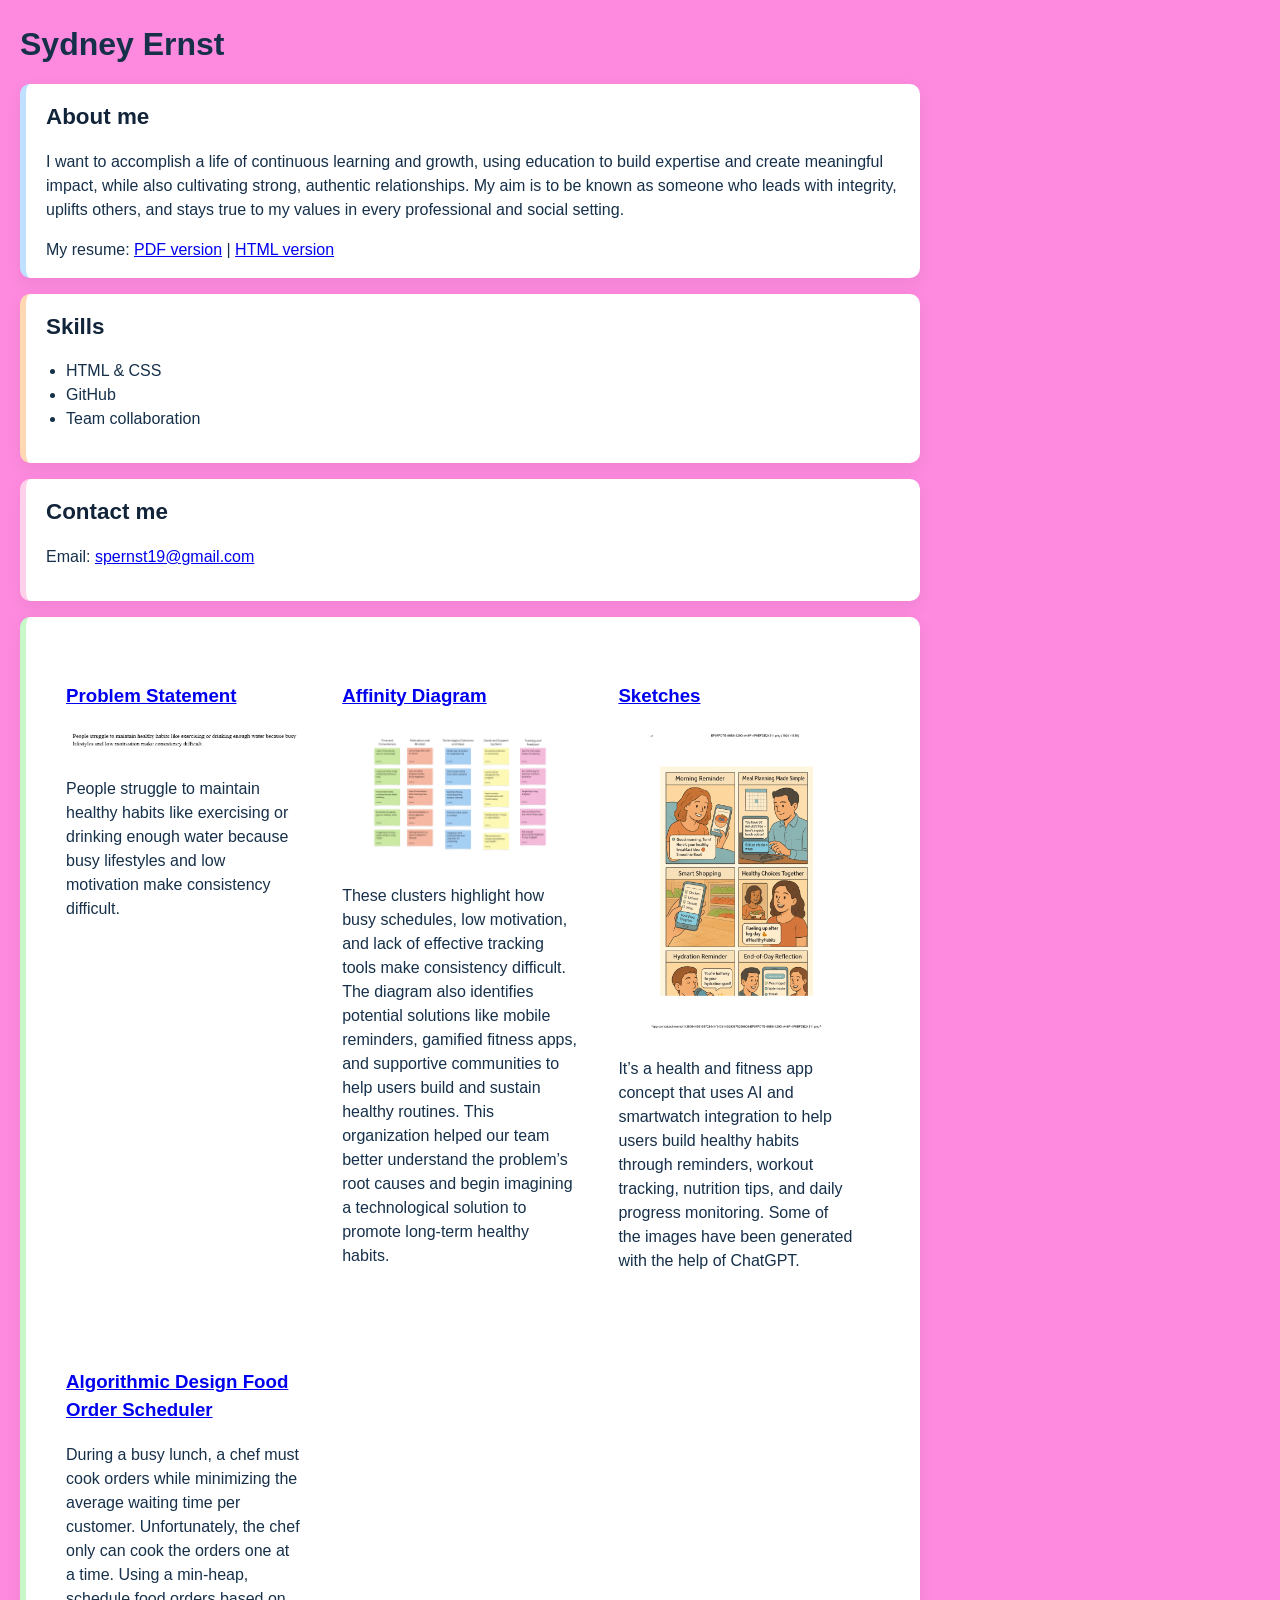
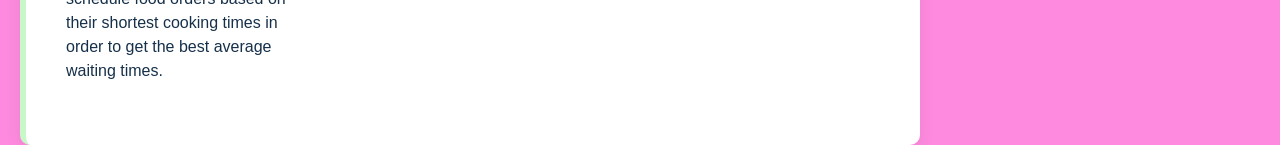
<file: index.html>
<!DOCTYPE html>
<html lang="en">
<head>
  <meta charset="utf-8">
  <title>CSCE 190: Sydney Ernst</title>
  <link rel="stylesheet" href="style.css">
</head>
<body>
  <h1>Sydney Ernst</h1>

  <div class="about">
    <h2>About me</h2>
    <p>I want to accomplish a life of continuous learning and growth, using education to build expertise and create meaningful impact, while also cultivating strong, authentic relationships. My aim is to be known as someone who leads with integrity, uplifts others, and stays true to my values in every professional and social setting.</p>
    <span>
My resume: <a href="files/SydneyErnstResumeInternship.pdf">PDF version</a>
| <a href="resume.html">HTML version</a>
</span>
  </div>

  <div class="skills">
    <h2>Skills</h2>
    <ul>
      <li>HTML &amp; CSS</li>
      <li>GitHub</li>
      <li>Team collaboration</li>
    </ul>
  </div>

  <div class="contact">
    <h2>Contact me</h2>
    <p>Email: <a href="mailto:spernst19@gmail.com">spernst19@gmail.com</a></p>
  </div>

 <div class="projects">
<section class="project">
  <a href="files/statement.pdf"><h3>Problem Statement</h3></a>
  <a href="files/statement.pdf"><img src="images/problem.png"></a>
  <p>People struggle to maintain healthy habits like exercising or drinking enough water because busy lifestyles and low motivation make consistency difficult.</p>
</section>

<!--Affinity Diagram Assignment -->
<section class="project">
<a href="files/diagram.pdf"><h3>Affinity Diagram</h3></a>
<a href="files/diagram.pdf"><img src="images/diagram.png"></a>
<p>
These clusters highlight how busy schedules, low motivation, and lack of effective tracking tools make consistency difficult. The diagram also identifies potential solutions like mobile reminders, gamified fitness apps, and supportive communities to help users build and sustain healthy routines. This organization helped our team better understand the problem’s root causes and begin imagining a technological solution to promote long-term healthy habits.
</p>
</section>

<!--Sketches Assignment-->
<section class="project">
<a href="files/sketches.pdf"><h3>Sketches</h3></a>
<a href="files/sketches.pdf"><img src="images/sketches.png"></a>
<p>
It’s a health and fitness app concept that uses AI and smartwatch integration to help users build healthy habits through reminders, workout tracking, nutrition tips, and daily progress monitoring. Some of the images have been generated with the help of ChatGPT.
</p>
</section>

<section class="project">
<a href="https://github.com/spernst19/food_order_scheduler">
<h3>Algorithmic Design Food Order Scheduler</h3>
</a>
<p>During a busy lunch, a chef must cook orders while minimizing the average waiting time per customer. Unfortunately, the chef only can cook the orders one at a time. Using a min-heap, schedule food orders based on their shortest cooking times in order to get the best average waiting times.</p>
</section>

</div>


</body>
</html>
</file>
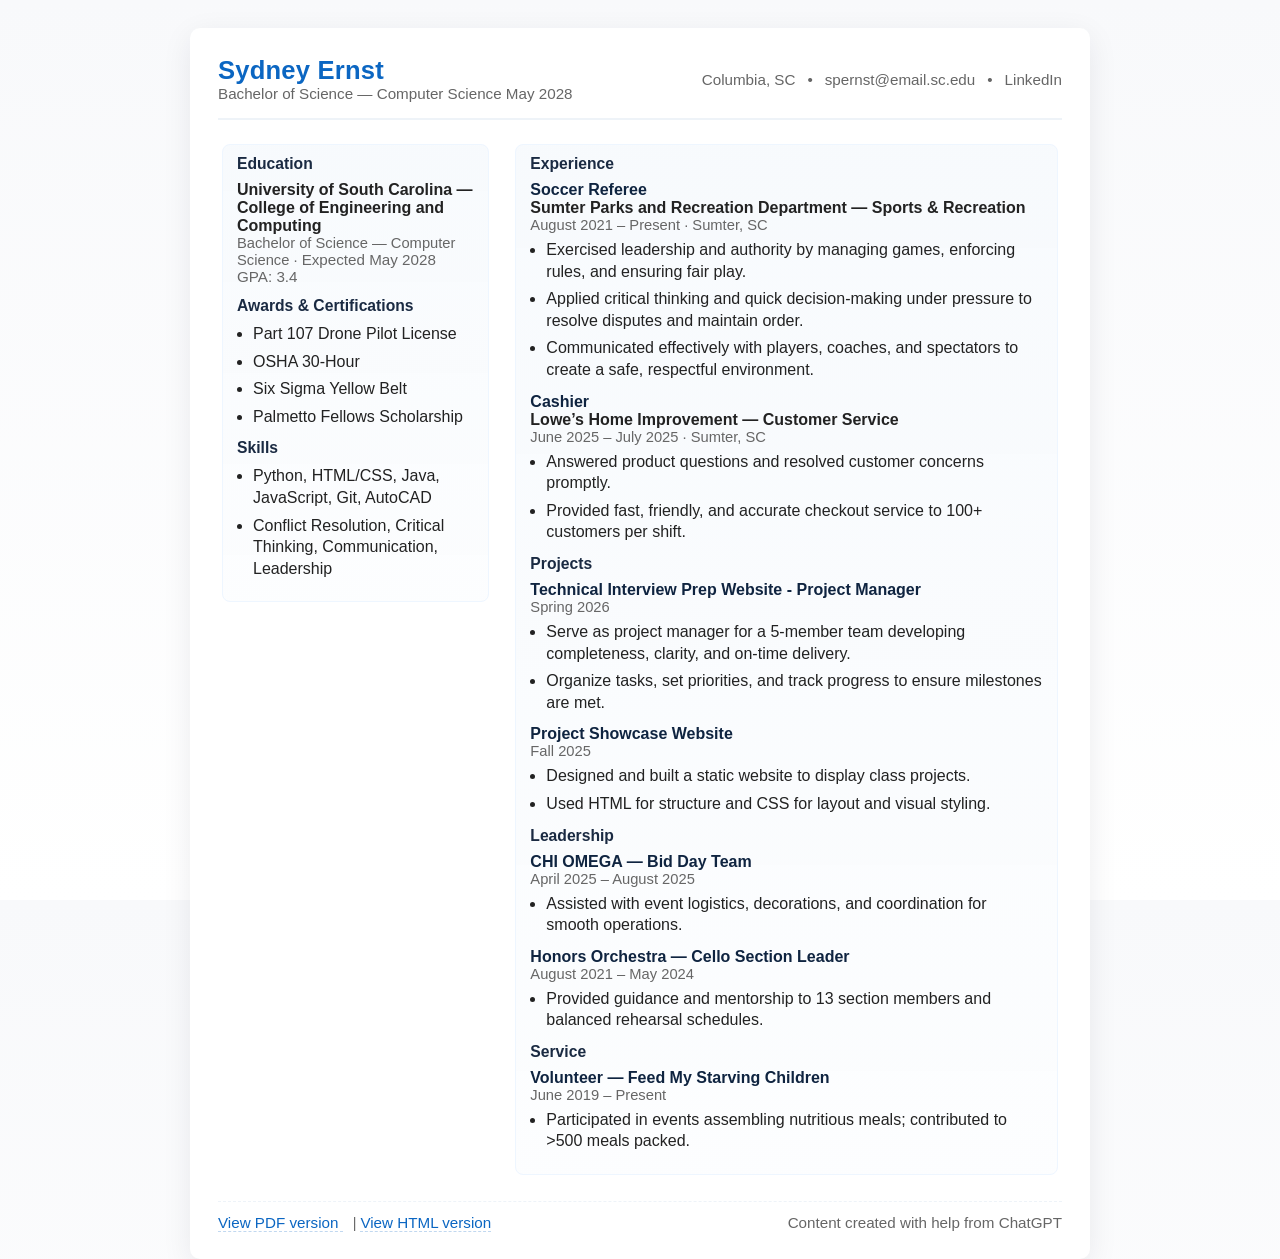
<file: resume.html>
<!-- this HTML content was created by ChatGPT -->
<!doctype html>
<html lang="en">
<head>
  <meta charset="utf-8" />
  <meta name="viewport" content="width=device-width,initial-scale=1" />
  <title>Sydney Ernst — Resume</title>
  <style>
    :root{
      --accent:#0b66c2;
      --muted:#666;
      --bg:#f8f9fb;
      --card:#ffffff;
      --max-width:900px;
      --gap:18px;
      --radius:10px;
      font-family: "Segoe UI", Roboto, "Helvetica Neue", Arial, sans-serif;
    }

    html,body{height:100%}
    body{
      margin:0;
      background:linear-gradient(180deg,var(--bg),#fff);
      display:flex;
      align-items:flex-start;
      justify-content:center;
      padding:28px;
      color:#222;
      -webkit-font-smoothing:antialiased;
    }

    .resume {
      width:100%;
      max-width:var(--max-width);
      background:var(--card);
      border-radius:var(--radius);
      box-shadow:0 8px 30px rgba(20,30,50,0.08);
      padding:28px;
      box-sizing:border-box;
    }

    header{
      display:flex;
      flex-wrap:wrap;
      align-items:center;
      justify-content:space-between;
      gap:12px;
      border-bottom:2px solid #eef3f8;
      padding-bottom:16px;
      margin-bottom:18px;
    }

    .name {
      font-size:1.6rem;
      font-weight:700;
      color:var(--accent);
      letter-spacing:0.2px;
    }

    .contact {
      font-size:0.95rem;
      color:var(--muted);
      display:flex;
      gap:12px;
      flex-wrap:wrap;
      align-items:center;
    }

    .contact a { color:var(--muted); text-decoration:none; }
    .contact a:hover { text-decoration:underline; }

    .grid {
      display:grid;
      grid-template-columns: 1fr 2fr;
      gap:var(--gap);
    }

    /* On small screens, make a single column */
    @media (max-width:760px){
      .grid { grid-template-columns: 1fr; }
      header{flex-direction:column;align-items:flex-start}
    }

    .card {
      background:transparent;
      padding:6px 4px;
    }

    .section-title{
      font-weight:700;
      color:#1a2a42;
      margin-bottom:8px;
      font-size:0.98rem;
    }

    .box {
      padding:10px 14px;
      border-radius:8px;
      background:linear-gradient(180deg, rgba(11,102,194,0.03), rgba(11,102,194,0.01));
      border:1px solid #eef6ff;
    }

    .left .box { min-height: 120px; }

    .edu-item, .exp-item {
      margin-bottom:12px;
    }

    .muted { color:var(--muted); font-size:0.95rem; }

    .role { font-weight:600; color:#0f2440; }
    .org { font-weight:600; }
    .meta { color:var(--muted); font-size:0.92rem; }

    ul.simple { padding-left:1rem; margin:6px 0 12px 0; }
    ul.simple li { margin-bottom:6px; line-height:1.35; }

    footer {
      margin-top:20px;
      border-top:1px dashed #eef3f8;
      padding-top:12px;
      font-size:0.9rem;
      color:var(--muted);
      display:flex;
      justify-content:space-between;
      gap:12px;
      flex-wrap:wrap;
    }

    /* small helper */
    .pdf-link { font-size:0.95rem; text-decoration:none; color:var(--accent); border-bottom:1px dashed rgba(11,102,194,0.25); }
  </style>
</head>
<body>
  <main class="resume" role="main" aria-label="Resume for Sydney Ernst">
    <header>
      <div>
        <div class="name">Sydney Ernst</div>
        <div class="muted">Bachelor of Science — Computer Science May 2028</div>
      </div>

      <div class="contact" aria-hidden="false">
        <span>Columbia, SC</span>
        <span>•</span>
        <span><a href="mailto:spernst@email.sc.edu">spernst@email.sc.edu</a></span>
        <span>•</span>
        <span><a href="https://www.linkedin.com/in/sydney-ernst/" title="LinkedIn profile">LinkedIn</a></span>
      </div>
    </header>

    <div class="grid" role="region" aria-label="resume content">
      <!-- LEFT COLUMN -->
      <aside class="left card" aria-labelledby="left-column">
        <div id="left-column" class="box">
          <div class="section">
            <div class="section-title">Education</div>
            <div class="edu-item">
              <div class="org">University of South Carolina — College of Engineering and Computing</div>
              <div class="meta">Bachelor of Science — Computer Science · <span class="muted">Expected May 2028</span></div>
              <div class="muted">GPA: 3.4</div>
            </div>
          </div>

          <div class="section" style="margin-top:10px">
            <div class="section-title">Awards &amp; Certifications</div>
            <ul class="simple">
              <li>Part 107 Drone Pilot License</li>
              <li>OSHA 30-Hour</li>
              <li>Six Sigma Yellow Belt</li>
              <li>Palmetto Fellows Scholarship</li>
            </ul>
          </div>

          <div class="section" style="margin-top:10px">
            <div class="section-title">Skills</div>
            <ul class="simple">
              <li>Python, HTML/CSS, Java, JavaScript, Git, AutoCAD</li>
              <li>Conflict Resolution, Critical Thinking, Communication, Leadership</li>
            </ul>
          </div>
        </div>
      </aside>

      <!-- RIGHT COLUMN -->
      <section class="right card" aria-labelledby="right-column">
        <div id="right-column" class="box">
          <div class="section">
            <div class="section-title">Experience</div>

            <div class="exp-item">
              <div class="role">Soccer Referee</div>
              <div class="org">Sumter Parks and Recreation Department — Sports &amp; Recreation</div>
              <div class="meta">August 2021 – Present · Sumter, SC</div>
              <ul class="simple">
                <li>Exercised leadership and authority by managing games, enforcing rules, and ensuring fair play.</li>
                <li>Applied critical thinking and quick decision-making under pressure to resolve disputes and maintain order.</li>
                <li>Communicated effectively with players, coaches, and spectators to create a safe, respectful environment.</li>
              </ul>
            </div>

            <div class="exp-item">
              <div class="role">Cashier</div>
              <div class="org">Lowe’s Home Improvement — Customer Service</div>
              <div class="meta">June 2025 – July 2025 · Sumter, SC</div>
              <ul class="simple">
                <li>Answered product questions and resolved customer concerns promptly.</li>
                <li>Provided fast, friendly, and accurate checkout service to 100+ customers per shift.</li>
              </ul>
            </div>
          </div>

          <div class="section" style="margin-top:8px">
            <div class="section-title">Projects</div>
            <div class="exp-item">
              <div class="role">Technical Interview Prep Website - Project Manager</div>
              <div class="meta">Spring 2026</div>
              <ul class="simple">
                <li>Serve as project manager for a 5-member team developing completeness, clarity, and on-time delivery.</li>
                <li>Organize tasks, set priorities, and track progress to ensure milestones are met.</li>
              </ul>
            </div>

            <div class="exp-item">
              <div class="role">Project Showcase Website</div>
              <div class="meta">Fall 2025</div>
              <ul class="simple">
                <li>Designed and built a static website to display class projects.</li>
                <li>Used HTML for structure and CSS for layout and visual styling.</li>
              </ul>
            </div>

          <div class="section" style="margin-top:8px">
            <div class="section-title">Leadership</div>
            <div class="exp-item">
              <div class="role">CHI OMEGA — Bid Day Team</div>
              <div class="meta">April 2025 – August 2025</div>
              <ul class="simple">
                <li>Assisted with event logistics, decorations, and coordination for smooth operations.</li>
              </ul>
            </div>

            <div class="exp-item">
              <div class="role">Honors Orchestra — Cello Section Leader</div>
              <div class="meta">August 2021 – May 2024</div>
              <ul class="simple">
                <li>Provided guidance and mentorship to 13 section members and balanced rehearsal schedules.</li>
              </ul>
            </div>
          </div>

          <div class="section" style="margin-top:8px">
            <div class="section-title">Service</div>
            <div class="exp-item">
              <div class="role">Volunteer — Feed My Starving Children</div>
              <div class="meta">June 2019 – Present</div>
              <ul class="simple">
                <li>Participated in events assembling nutritious meals; contributed to >500 meals packed.</li>
              </ul>
            </div>
          </div>

        </div>
      </section>
    </div>

    <footer>
      <div>
        <a class="pdf-link" href="files/Sydney Ernst Resume.pdf" target="_blank" rel="noopener">
          View PDF version
        </a>
        <span style="margin-left:10px;color:var(--muted)">|</span>
        <a class="pdf-link" href="resume.html">View HTML version</a>
      </div>

      <div class="muted">Content created with help from ChatGPT</div>
    </footer>
  </main>
</body>
</html>
</file>
<file: style.css>
/* styles.css - clean, copy into your styles.css file */

/* base */
:root{
  --bg: #fd8ade;       /* page background */
  --card: #ffffff;     /* card background */
  --accent: #0b6ef6;   /* header / accents */
  --muted: #16304a;
  --gap: 1rem;
  --radius: 10px;
}

* { box-sizing: border-box; }
html, body { height: 100%; margin: 0; padding: 0; }

body {
  font-family: "Segoe UI", Roboto, Arial, sans-serif;
  background-color: var(--bg);
  color: var(--muted);
  line-height: 1.5;
  padding: 1.25rem;
}

/* title */
h1 {
  text-align: left;
  color: var(--muted);
  font-size: 2rem;
  margin: 0 0 1rem 0;
  font-weight: 700;
}

/* section cards */
.about, .skills, .projects, .contact {
  background: var(--card);
  max-width: 900px;
  margin: var(--gap) 0;
  padding: 1rem 1.25rem;
  border-radius: var(--radius);
  box-shadow: 0 6px 18px rgba(8,20,40,0.06);
}

/* colored left borders to match the mockup */
.about { border-left: 6px solid #bfe0ff; }
.skills { border-left: 6px solid #ffd8b3; }
.projects { border-left: 6px solid #c8f7c8; }
.contact { border-left: 6px solid #ffd0ea; }

/* headings inside sections */
.about h2, .skills h2, .projects h2, .contact h2 {
  margin: 0 0 .5rem 0;
  font-size: 1.4rem;
  color: #12243a;
}

/* lists */
.skills ul {
  padding-left: 1.25rem;
}

/* smaller screens: keep everything stacked */
@media (min-width: 900px) {
  /* optionally you can split into two columns:
     .about + .skills side-by-side, projects full width, contact full width */
  .grid {
    display: grid;
    grid-template-columns: 1fr 1fr;
    gap: 1rem;
    max-width: 900px;
  }
  .projects, .contact { grid-column: 1 / -1; }
}

.projects { display:flex; flex-wrap:wrap; } /* condensed to save space */
.project {
 width: 30%;
 margin: 10px;
 padding: 20px 10px;
 background: white; /* pick a color */
 border-radius: 25%;
}
.project img {
 width: 100%;
 border-radius: 25%;
}
</file>
